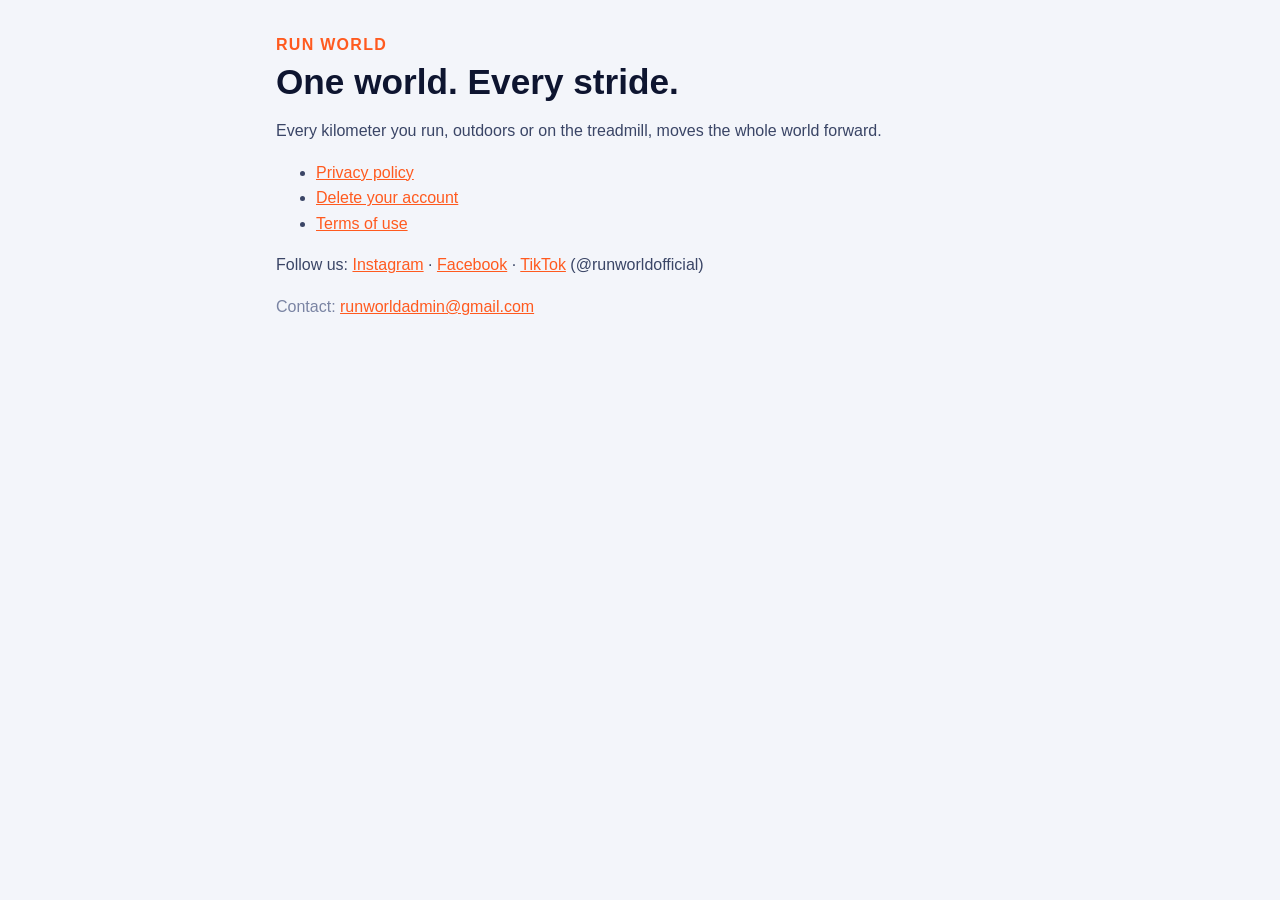
<file: index.html>
<!doctype html>
<html lang="en">
<head>
<meta charset="utf-8">
<meta name="viewport" content="width=device-width, initial-scale=1">
<title>Run World</title>
<link rel="stylesheet" href="style.css">
</head>
<body>
<main>
<p class="brand">Run World</p>
<div id="note" hidden style="background: var(--card); border-radius: 12px; padding: 16px; margin: 16px 0;"></div>
<script>
  // Arriving from the link in a sign-up email: say whether it worked, and drop the sign-in details from the address bar.
  (function () {
    var h = new URLSearchParams(location.hash.slice(1));
    var note = document.getElementById('note');
    if (h.get('access_token') || h.get('type') === 'signup') {
      note.innerHTML = '<strong>✅ Your email is confirmed.</strong><br>Open Run World on your phone and sign in.';
    } else if (h.get('error')) {
      note.innerHTML = '<strong>This link has expired or was already used.</strong><br>Open Run World and sign in. If it asks you to confirm your email, create the account again to get a new link.';
    } else return;
    note.hidden = false;
    history.replaceState(null, '', location.pathname);
  })();
</script>
<h1>One world. Every stride.</h1>
<p>Every kilometer you run, outdoors or on the treadmill, moves the whole world forward.</p>
<ul>
<li><a href="privacy-policy.html">Privacy policy</a></li>
<li><a href="privacy-policy.html#delete-account">Delete your account</a></li>
<li><a href="terms.html">Terms of use</a></li>
</ul>
<p>Follow us: <a href="https://www.instagram.com/runworldofficial">Instagram</a> · <a href="https://www.facebook.com/runworldofficial">Facebook</a> · <a href="https://www.tiktok.com/@runworldofficial">TikTok</a> (@runworldofficial)</p>
<p class="muted">Contact: <a href="mailto:runworldadmin@gmail.com">runworldadmin@gmail.com</a></p>
</main>
</body>
</html>
</file>
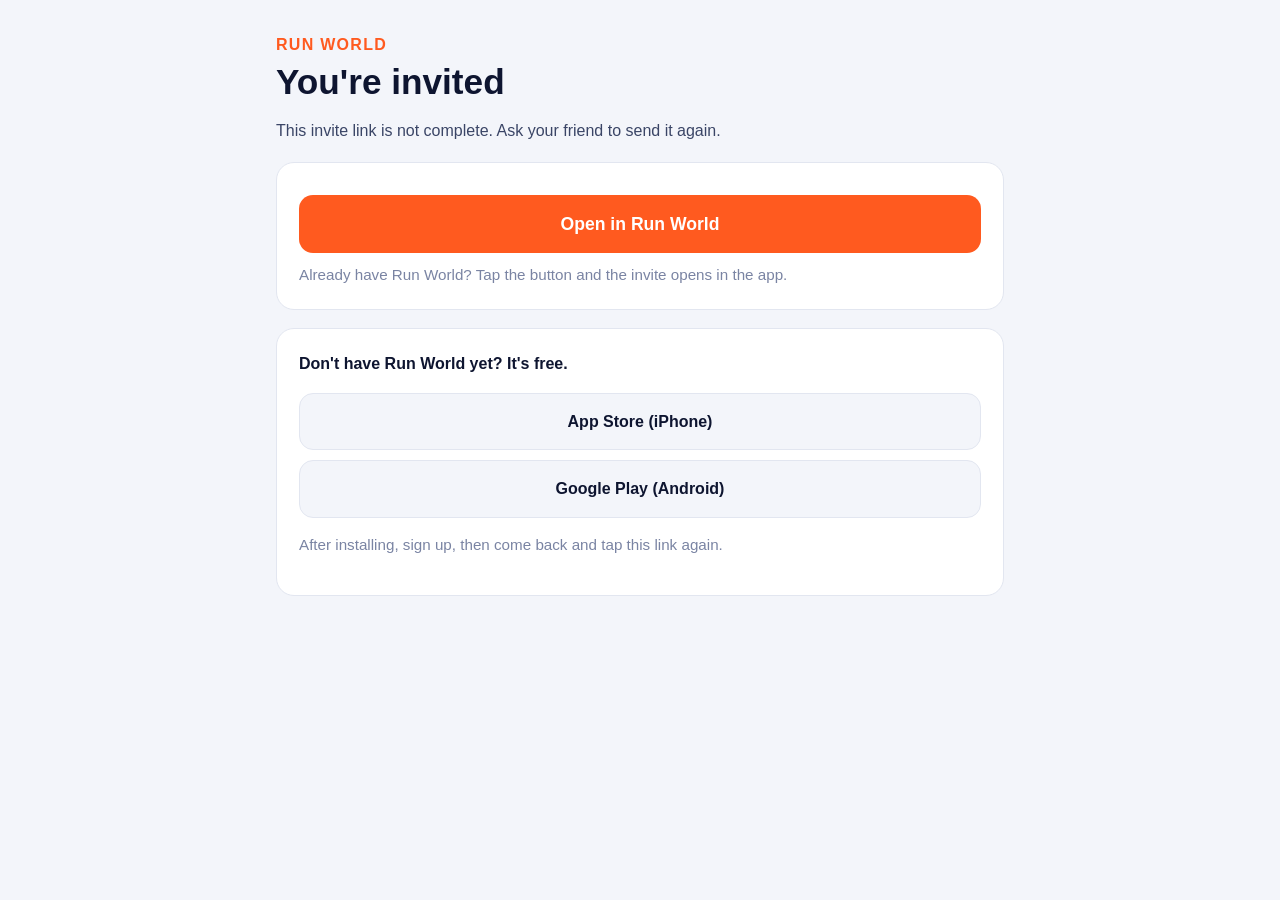
<file: join.html>
<!doctype html>
<html lang="en">
<head>
<meta charset="utf-8">
<meta name="viewport" content="width=device-width, initial-scale=1">
<title>Join me on Run World</title>
<meta property="og:title" content="Join me on Run World">
<meta property="og:description" content="Run together, race friends anywhere, and every kilometer counts for your country.">
<link rel="stylesheet" href="style.css">
<style>
  .card { background: var(--card); border-radius: 18px; padding: 22px; margin: 18px 0; border: 1px solid var(--line); }
  .btn { display: block; text-align: center; text-decoration: none; font-weight: 700; border-radius: 14px; padding: 15px 18px; margin: 10px 0; }
  .primary { background: var(--accent); color: #fff; font-size: 1.1rem; }
  .store { background: var(--bg); color: var(--ink); border: 1px solid var(--line); }
  .code { font: 800 1.6rem/1.2 ui-monospace, Menlo, Consolas, monospace; letter-spacing: 0.15em; color: var(--ink); margin: 6px 0 0; }
  ol { padding-left: 1.2em; }
</style>
</head>
<body>
<main>
<p class="brand">Run World</p>
<h1 id="title">You're invited</h1>
<p id="what"></p>

<div class="card">
  <a class="btn primary" id="open" href="#">Open in Run World</a>
  <p class="muted" id="hint" style="margin: 6px 0 0; font-size: 0.95rem;"></p>
</div>

<div class="card">
  <p id="get" style="margin-top: 0; color: var(--ink); font-weight: 700;"></p>
  <a class="btn store" href="https://apps.apple.com/app/id6829170731">App Store (iPhone)</a>
  <a class="btn store" href="https://play.google.com/store/apps/details?id=com.runworlds.app">Google Play (Android)</a>
  <p class="muted" id="after" style="font-size: 0.95rem;"></p>
  <div id="codebox" hidden>
    <p class="muted" id="codelabel" style="margin-bottom: 0; font-size: 0.95rem;"></p>
    <p class="code" id="code"></p>
  </div>
</div>
</main>
<script>
  // An invite shared from the app: join.html?f=<friend code>, g=<group code>, t=<relay code>, r=<race id>, s=<run together id>.
  // "Open in Run World" hands it to the app (runworld://join?...); without the app, the store buttons and the code.
  (function () {
    var q = new URLSearchParams(location.search);
    var kind = ['f', 'g', 't', 'r', 's'].filter(function (k) { return q.get(k); })[0];
    var lang = (navigator.language || 'en').slice(0, 2);
    var EN = { title: "You're invited", open: 'Open in Run World', hint: 'Already have Run World? Tap the button and the invite opens in the app.',
        get: "Don't have Run World yet? It's free.", after: 'After installing, sign up, then come back and tap this link again.',
        code: 'Or type this code in the app:', none: 'This invite link is not complete. Ask your friend to send it again.',
        f: 'A friend wants to run with you. Add them as a friend in one tap.', g: 'Join a running group.', t: 'Join a relay team that passes a baton around the world.',
        r: 'Join a virtual race. Run it wherever you are.', s: 'Run together, live, wherever you both are.',
        where: { f: 'Community → Friends → Add a friend', g: 'Community → Groups → Join', t: 'Community → Global relay → Join' } };
    var t = {
      zh: { title: '你收到了一个邀请', open: '在 Run World 中打开', hint: '已经安装了 Run World？点按钮，邀请会在应用中打开。',
        get: '还没有 Run World？免费下载。', after: '安装并注册后，回到这里再点一次这个链接。',
        code: '或者在应用中输入这个代码：', none: '这个邀请链接不完整。请让朋友重新发送。',
        f: '有朋友想和你一起跑步。一键加为好友。', g: '加入一个跑团。', t: '加入一支在世界各地传递接力棒的接力队。',
        r: '加入一场线上比赛，在哪里都能跑。', s: '无论身在何处，一起实时跑步。',
        where: { f: '社区 → 好友 → 添加好友', g: '社区 → 群组 → 加入', t: '社区 → 全球接力 → 加入' } },
      es: { title: 'Tienes una invitación', open: 'Abrir en Run World', hint: '¿Ya tienes Run World? Toca el botón y la invitación se abre en la app.',
        get: '¿Aún no tienes Run World? Es gratis.', after: 'Después de instalarla, regístrate y vuelve a tocar este enlace.',
        code: 'O escribe este código en la app:', none: 'Este enlace de invitación no está completo. Pide a tu amigo que lo envíe otra vez.',
        f: 'Un amigo quiere correr contigo. Agrégalo como amigo con un toque.', g: 'Únete a un grupo de corredores.', t: 'Únete a un equipo de relevos que se pasa el testigo por todo el mundo.',
        r: 'Únete a una carrera virtual. Córrela donde estés.', s: 'Corran juntos, en directo, estén donde estén.',
        where: { f: 'Comunidad → Amigos → Añadir un amigo', g: 'Comunidad → Grupos → Unirse', t: 'Comunidad → Relevo mundial → Unirse' } }
    }[lang] || EN;
    var $ = function (id) { return document.getElementById(id); };
    $('title').textContent = t.title;
    $('open').textContent = t.open;
    $('hint').textContent = t.hint;
    $('get').textContent = t.get;
    $('after').textContent = t.after;
    if (!kind) { $('what').textContent = t.none; $('open').hidden = true; return; }
    var value = q.get(kind).replace(/[^A-Za-z0-9-]/g, '').slice(0, 64);
    $('what').textContent = t[kind];
    $('open').href = 'runworld://join?' + kind + '=' + encodeURIComponent(value);
    // codes people can type in (friend, group, relay); races and runs together only open from the link
    if (t.where[kind]) {
      $('codelabel').textContent = t.code + ' (' + t.where[kind] + ')';
      $('code').textContent = value.toUpperCase();
      $('codebox').hidden = false;
    }
  })();
</script>
</body>
</html>
</file>
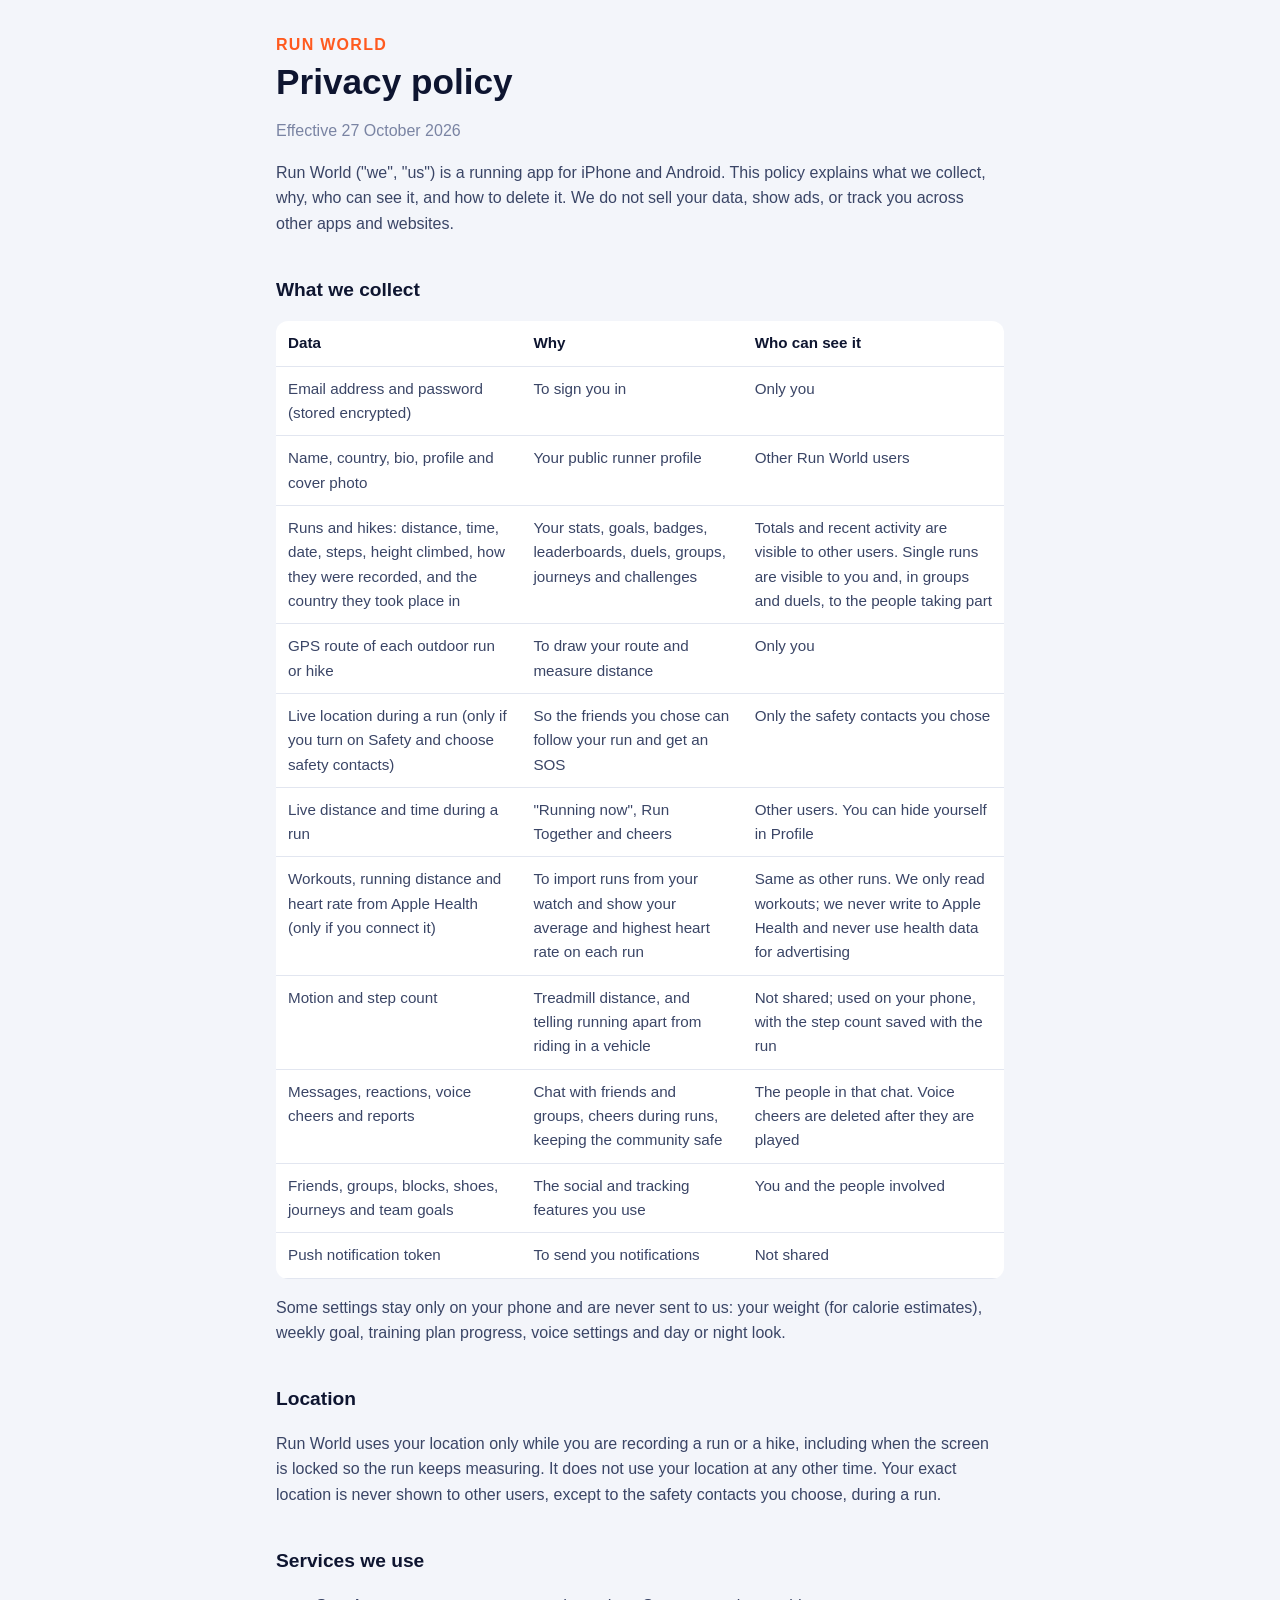
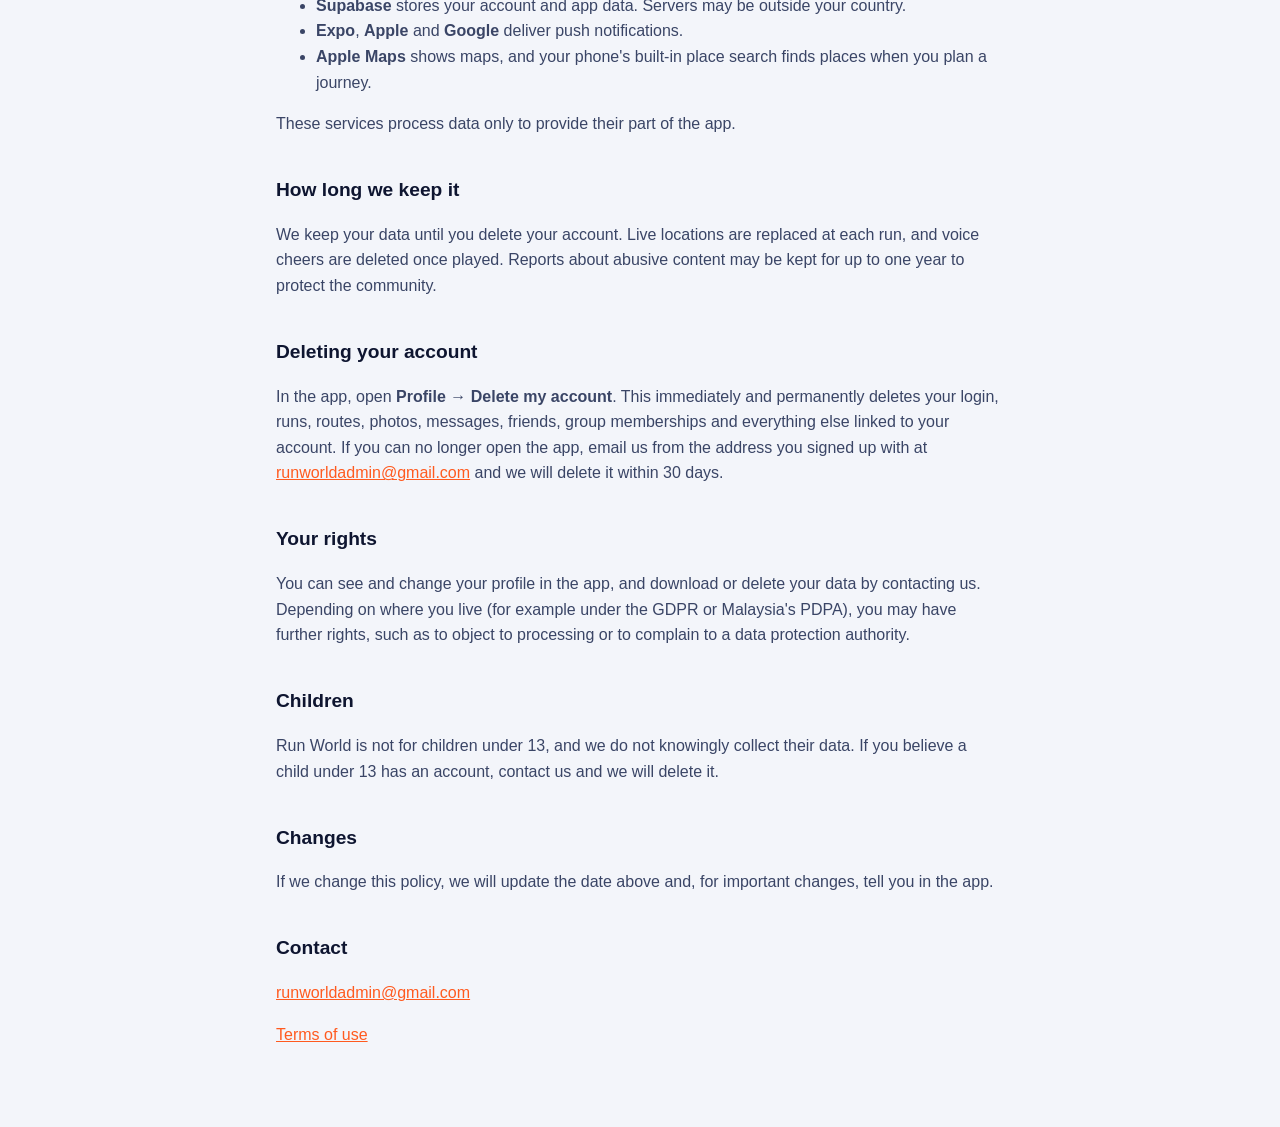
<file: privacy-policy.html>
<!doctype html>
<html lang="en">
<head>
<meta charset="utf-8">
<meta name="viewport" content="width=device-width, initial-scale=1">
<title>Run World Privacy Policy</title>
<link rel="stylesheet" href="style.css">
</head>
<body>
<main>
<p class="brand">Run World</p>
<h1>Privacy policy</h1>
<p class="muted">Effective 27 October 2026</p>

<p>Run World ("we", "us") is a running app for iPhone and Android. This policy explains what we collect, why, who can see it, and how to delete it. We do not sell your data, show ads, or track you across other apps and websites.</p>

<h2>What we collect</h2>
<table>
<tr><th>Data</th><th>Why</th><th>Who can see it</th></tr>
<tr><td>Email address and password (stored encrypted)</td><td>To sign you in</td><td>Only you</td></tr>
<tr><td>Name, country, bio, profile and cover photo</td><td>Your public runner profile</td><td>Other Run World users</td></tr>
<tr><td>Runs and hikes: distance, time, date, steps, height climbed, how they were recorded, and the country they took place in</td><td>Your stats, goals, badges, leaderboards, duels, groups, journeys and challenges</td><td>Totals and recent activity are visible to other users. Single runs are visible to you and, in groups and duels, to the people taking part</td></tr>
<tr><td>GPS route of each outdoor run or hike</td><td>To draw your route and measure distance</td><td>Only you</td></tr>
<tr><td>Live location during a run (only if you turn on Safety and choose safety contacts)</td><td>So the friends you chose can follow your run and get an SOS</td><td>Only the safety contacts you chose</td></tr>
<tr><td>Live distance and time during a run</td><td>"Running now", Run Together and cheers</td><td>Other users. You can hide yourself in Profile</td></tr>
<tr><td>Workouts, running distance and heart rate from Apple Health (only if you connect it)</td><td>To import runs from your watch and show your average and highest heart rate on each run</td><td>Same as other runs. We only read workouts; we never write to Apple Health and never use health data for advertising</td></tr>
<tr><td>Motion and step count</td><td>Treadmill distance, and telling running apart from riding in a vehicle</td><td>Not shared; used on your phone, with the step count saved with the run</td></tr>
<tr><td>Messages, reactions, voice cheers and reports</td><td>Chat with friends and groups, cheers during runs, keeping the community safe</td><td>The people in that chat. Voice cheers are deleted after they are played</td></tr>
<tr><td>Friends, groups, blocks, shoes, journeys and team goals</td><td>The social and tracking features you use</td><td>You and the people involved</td></tr>
<tr><td>Push notification token</td><td>To send you notifications</td><td>Not shared</td></tr>
</table>
<p>Some settings stay only on your phone and are never sent to us: your weight (for calorie estimates), weekly goal, training plan progress, voice settings and day or night look.</p>

<h2>Location</h2>
<p>Run World uses your location only while you are recording a run or a hike, including when the screen is locked so the run keeps measuring. It does not use your location at any other time. Your exact location is never shown to other users, except to the safety contacts you choose, during a run.</p>

<h2>Services we use</h2>
<ul>
<li><strong>Supabase</strong> stores your account and app data. Servers may be outside your country.</li>
<li><strong>Expo</strong>, <strong>Apple</strong> and <strong>Google</strong> deliver push notifications.</li>
<li><strong>Apple Maps</strong> shows maps, and your phone's built-in place search finds places when you plan a journey.</li>
</ul>
<p>These services process data only to provide their part of the app.</p>

<h2>How long we keep it</h2>
<p>We keep your data until you delete your account. Live locations are replaced at each run, and voice cheers are deleted once played. Reports about abusive content may be kept for up to one year to protect the community.</p>

<h2 id="delete-account">Deleting your account</h2>
<p>In the app, open <strong>Profile → Delete my account</strong>. This immediately and permanently deletes your login, runs, routes, photos, messages, friends, group memberships and everything else linked to your account. If you can no longer open the app, email us from the address you signed up with at <a href="mailto:runworldadmin@gmail.com">runworldadmin@gmail.com</a> and we will delete it within 30 days.</p>

<h2>Your rights</h2>
<p>You can see and change your profile in the app, and download or delete your data by contacting us. Depending on where you live (for example under the GDPR or Malaysia's PDPA), you may have further rights, such as to object to processing or to complain to a data protection authority.</p>

<h2>Children</h2>
<p>Run World is not for children under 13, and we do not knowingly collect their data. If you believe a child under 13 has an account, contact us and we will delete it.</p>

<h2>Changes</h2>
<p>If we change this policy, we will update the date above and, for important changes, tell you in the app.</p>

<h2>Contact</h2>
<p><a href="mailto:runworldadmin@gmail.com">runworldadmin@gmail.com</a></p>

<p class="muted"><a href="terms.html">Terms of use</a></p>
</main>
</body>
</html>
</file>
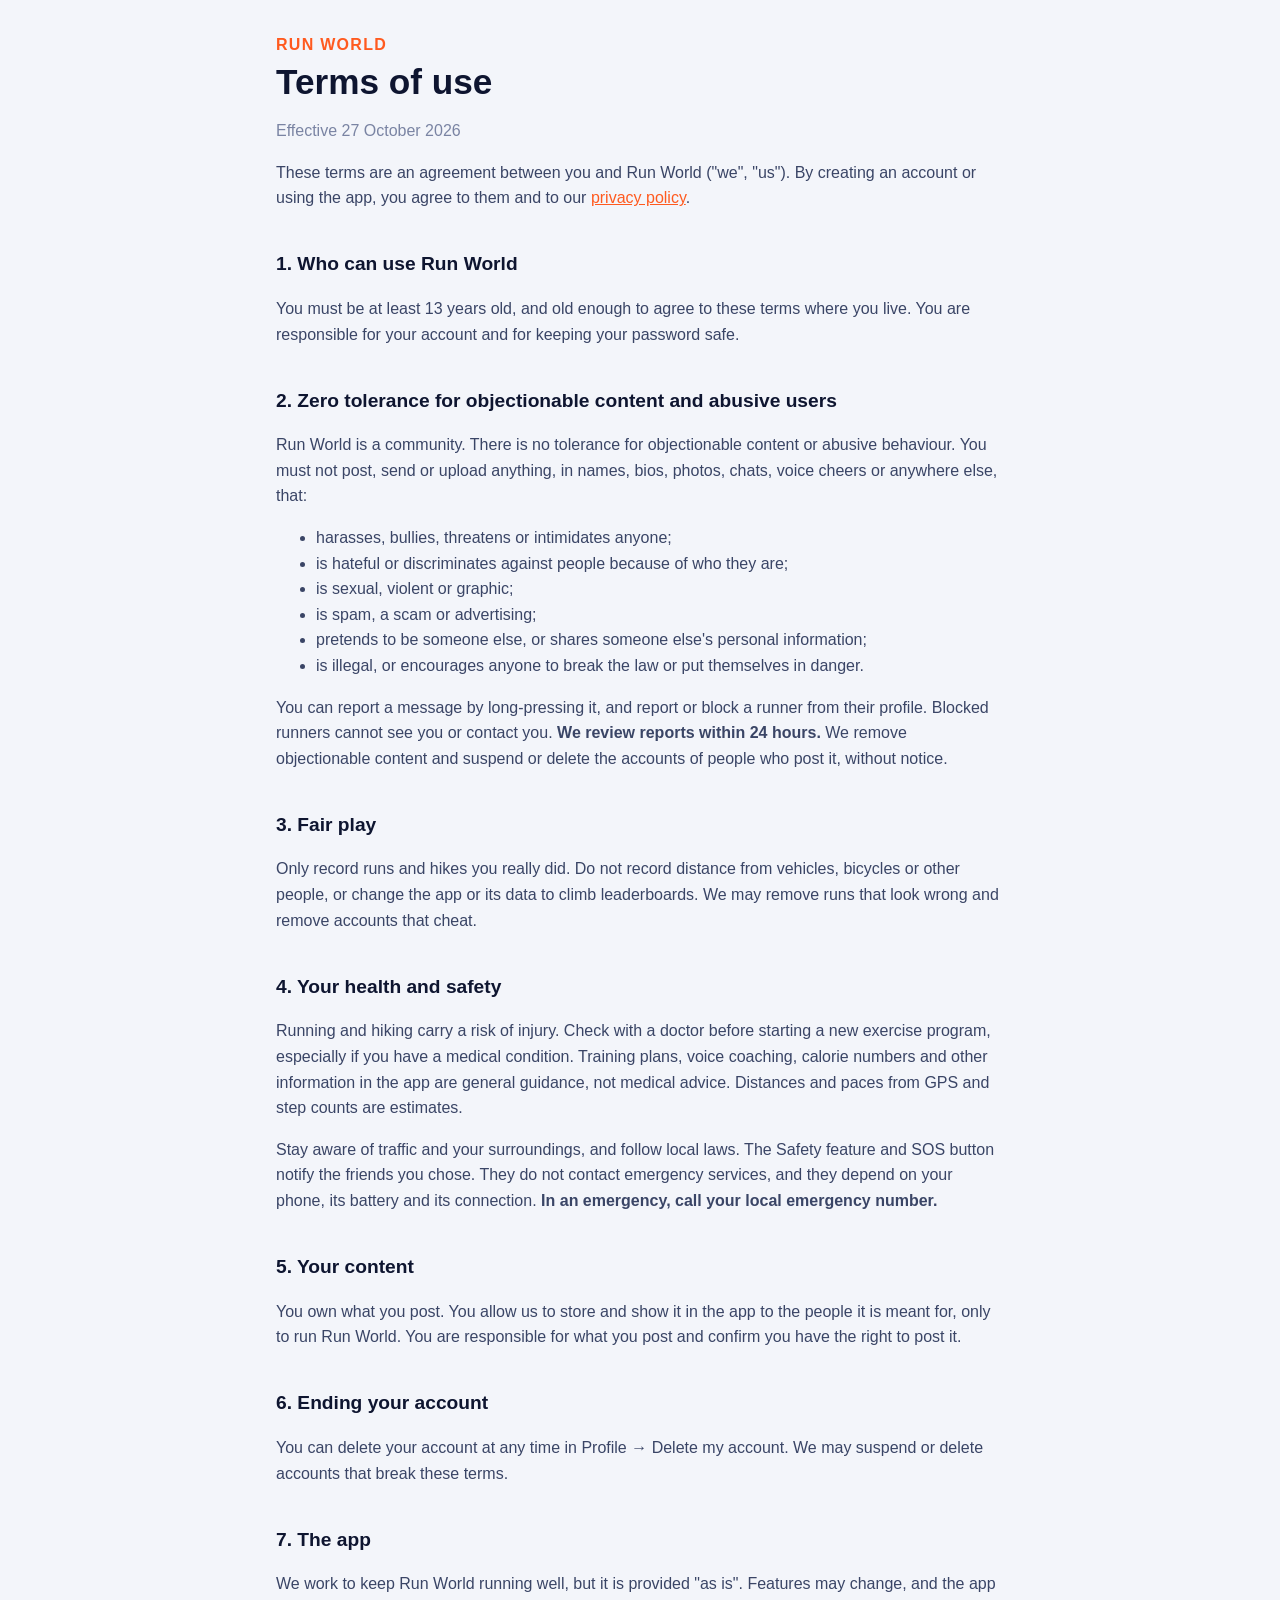
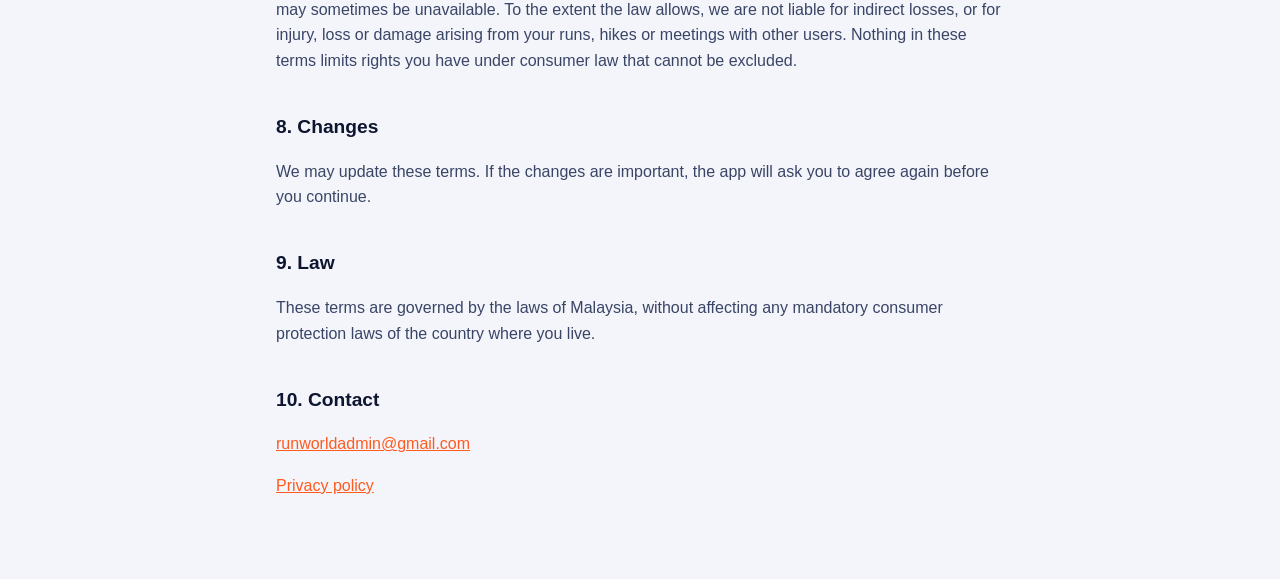
<file: terms.html>
<!doctype html>
<html lang="en">
<head>
<meta charset="utf-8">
<meta name="viewport" content="width=device-width, initial-scale=1">
<title>Run World Terms of Use</title>
<link rel="stylesheet" href="style.css">
</head>
<body>
<main>
<p class="brand">Run World</p>
<h1>Terms of use</h1>
<p class="muted">Effective 27 October 2026</p>

<p>These terms are an agreement between you and Run World ("we", "us"). By creating an account or using the app, you agree to them and to our <a href="privacy-policy.html">privacy policy</a>.</p>

<h2>1. Who can use Run World</h2>
<p>You must be at least 13 years old, and old enough to agree to these terms where you live. You are responsible for your account and for keeping your password safe.</p>

<h2>2. Zero tolerance for objectionable content and abusive users</h2>
<p>Run World is a community. There is no tolerance for objectionable content or abusive behaviour. You must not post, send or upload anything, in names, bios, photos, chats, voice cheers or anywhere else, that:</p>
<ul>
<li>harasses, bullies, threatens or intimidates anyone;</li>
<li>is hateful or discriminates against people because of who they are;</li>
<li>is sexual, violent or graphic;</li>
<li>is spam, a scam or advertising;</li>
<li>pretends to be someone else, or shares someone else's personal information;</li>
<li>is illegal, or encourages anyone to break the law or put themselves in danger.</li>
</ul>
<p>You can report a message by long-pressing it, and report or block a runner from their profile. Blocked runners cannot see you or contact you. <strong>We review reports within 24 hours.</strong> We remove objectionable content and suspend or delete the accounts of people who post it, without notice.</p>

<h2>3. Fair play</h2>
<p>Only record runs and hikes you really did. Do not record distance from vehicles, bicycles or other people, or change the app or its data to climb leaderboards. We may remove runs that look wrong and remove accounts that cheat.</p>

<h2>4. Your health and safety</h2>
<p>Running and hiking carry a risk of injury. Check with a doctor before starting a new exercise program, especially if you have a medical condition. Training plans, voice coaching, calorie numbers and other information in the app are general guidance, not medical advice. Distances and paces from GPS and step counts are estimates.</p>
<p>Stay aware of traffic and your surroundings, and follow local laws. The Safety feature and SOS button notify the friends you chose. They do not contact emergency services, and they depend on your phone, its battery and its connection. <strong>In an emergency, call your local emergency number.</strong></p>

<h2>5. Your content</h2>
<p>You own what you post. You allow us to store and show it in the app to the people it is meant for, only to run Run World. You are responsible for what you post and confirm you have the right to post it.</p>

<h2>6. Ending your account</h2>
<p>You can delete your account at any time in Profile → Delete my account. We may suspend or delete accounts that break these terms.</p>

<h2>7. The app</h2>
<p>We work to keep Run World running well, but it is provided "as is". Features may change, and the app may sometimes be unavailable. To the extent the law allows, we are not liable for indirect losses, or for injury, loss or damage arising from your runs, hikes or meetings with other users. Nothing in these terms limits rights you have under consumer law that cannot be excluded.</p>

<h2>8. Changes</h2>
<p>We may update these terms. If the changes are important, the app will ask you to agree again before you continue.</p>

<h2>9. Law</h2>
<p>These terms are governed by the laws of Malaysia, without affecting any mandatory consumer protection laws of the country where you live.</p>

<h2>10. Contact</h2>
<p><a href="mailto:runworldadmin@gmail.com">runworldadmin@gmail.com</a></p>

<p class="muted"><a href="privacy-policy.html">Privacy policy</a></p>
</main>
</body>
</html>
</file>
<file: style.css>
:root { --bg: #F3F5FA; --card: #FFFFFF; --ink: #0E1530; --ink2: #3A4566; --mute: #7A84A3; --line: #E2E6F0; --accent: #FF5A1F; }
@media (prefers-color-scheme: dark) {
  :root { --bg: #080C1A; --card: #121A30; --ink: #F4F6FB; --ink2: #C3CAE0; --mute: #8590B0; --line: #232D4D; --accent: #FF6B2C; }
}
* { box-sizing: border-box; }
body { margin: 0; background: var(--bg); color: var(--ink2); font: 16px/1.6 -apple-system, BlinkMacSystemFont, "Segoe UI", Roboto, sans-serif; }
main { max-width: 760px; margin: 0 auto; padding: 32px 16px 64px; }
.brand { color: var(--accent); font-weight: 800; letter-spacing: 0.08em; text-transform: uppercase; margin: 0; }
h1 { color: var(--ink); font-size: 2.2rem; line-height: 1.15; margin: 4px 0; }
h2 { color: var(--ink); font-size: 1.2rem; margin-top: 2em; }
a { color: var(--accent); }
.muted { color: var(--mute); }
table { width: 100%; border-collapse: collapse; background: var(--card); border-radius: 12px; overflow: hidden; display: block; overflow-x: auto; }
th, td { text-align: left; vertical-align: top; padding: 10px 12px; border-bottom: 1px solid var(--line); font-size: 0.95rem; }
th { color: var(--ink); }
</file>
